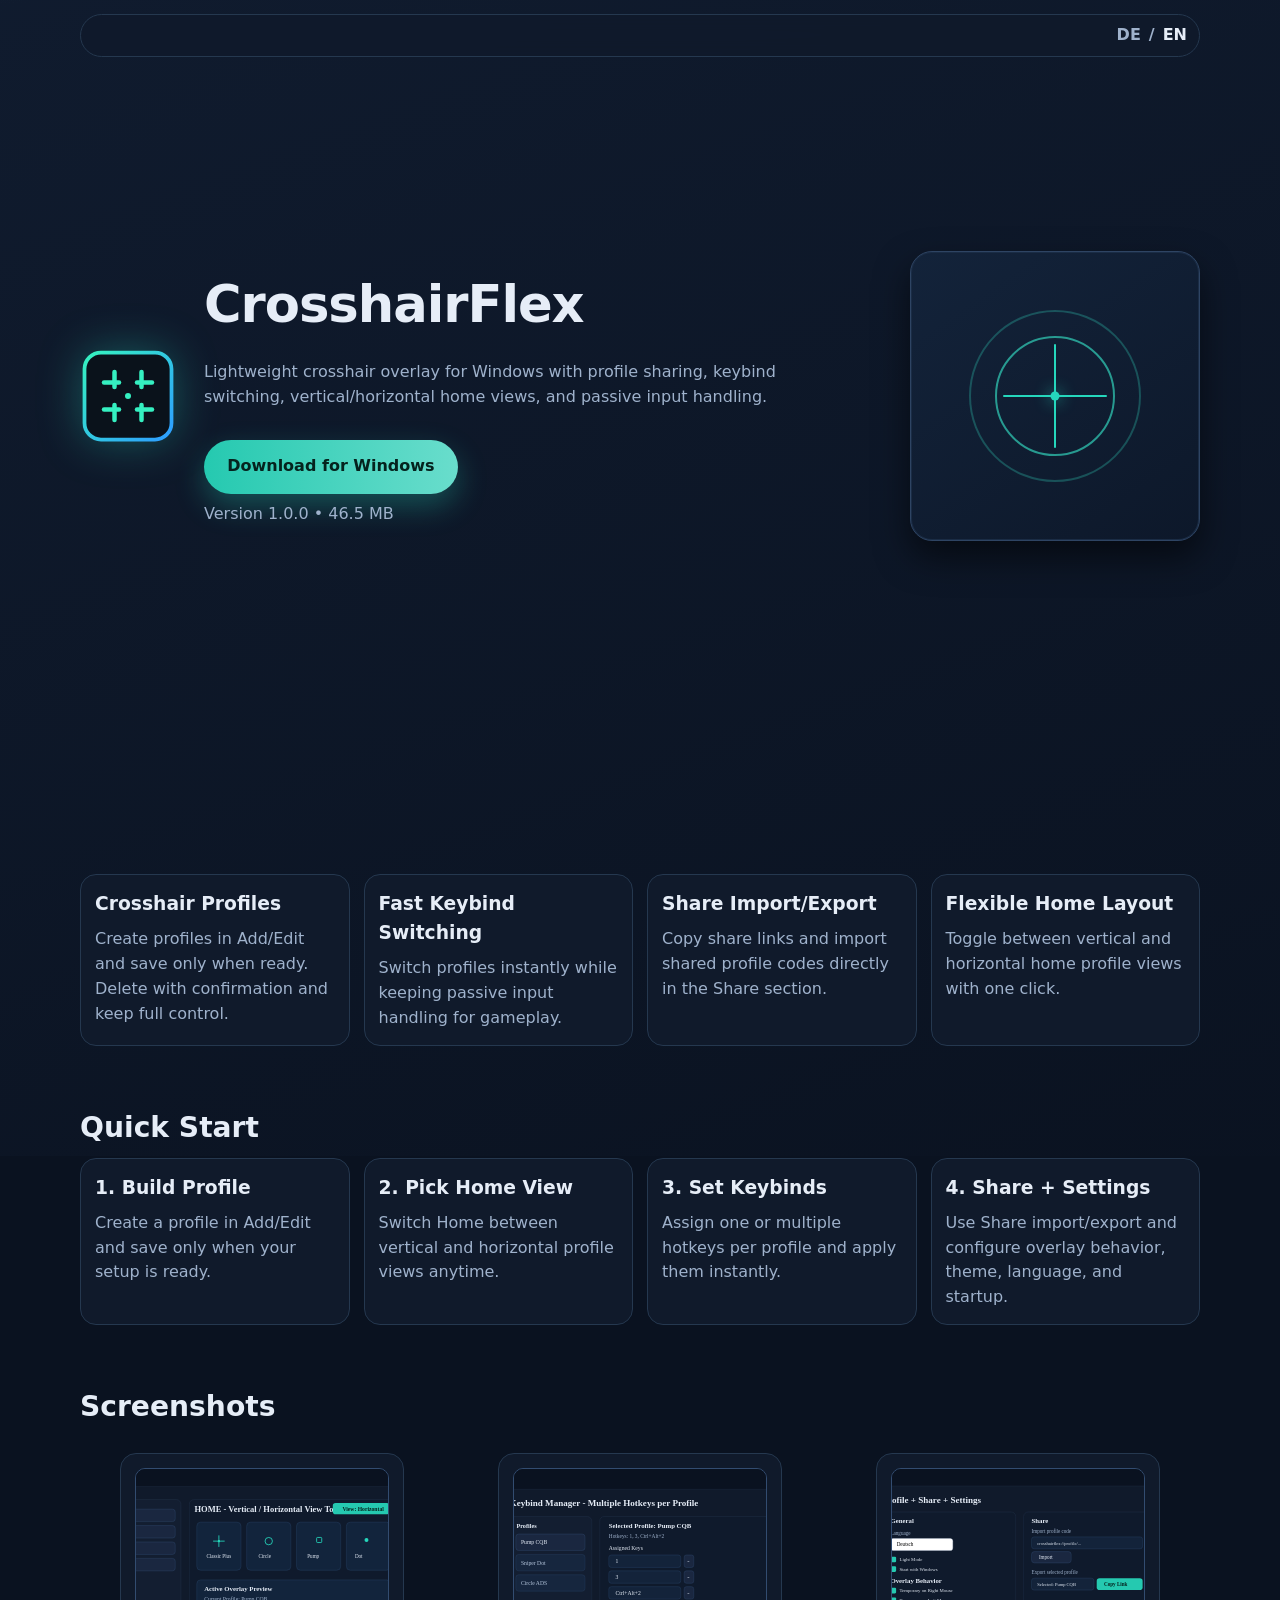
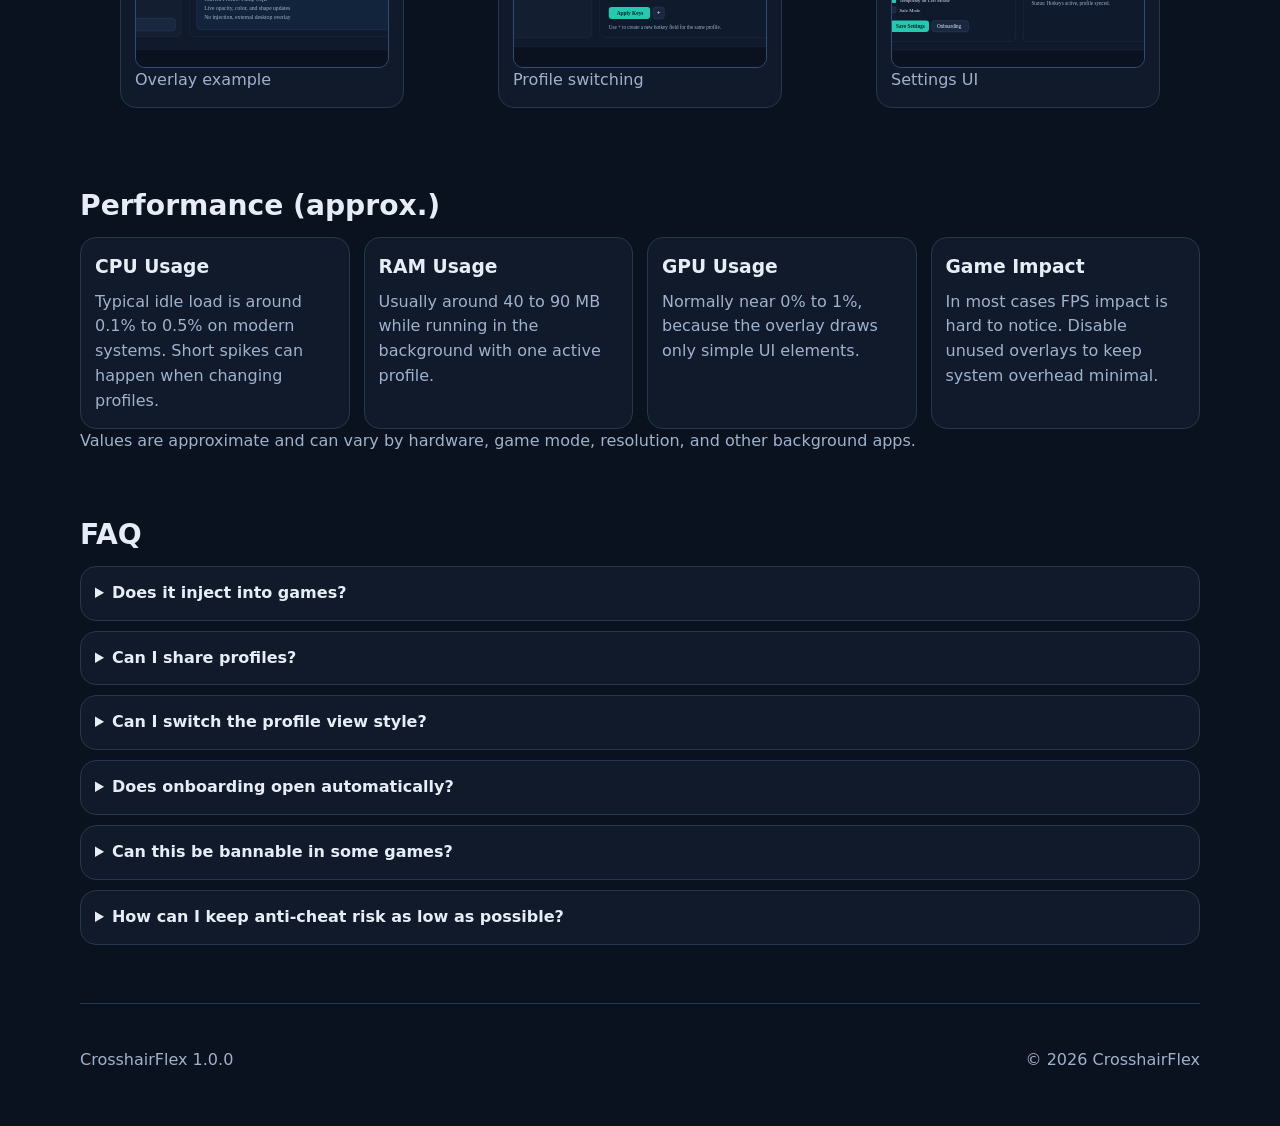
<file: index.html>
<!doctype html>
<html lang="en">
<head>
<meta charset="utf-8">
<meta name="viewport" content="width=device-width,initial-scale=1">
<meta name="description" content="CrosshairFlex - lightweight Windows overlay crosshair app with profile sharing, keybind switching, and flexible home layouts.">
<title>CrosshairFlex</title>
<link rel="icon" href="assets/logo.svg" type="image/svg+xml">
<link rel="preload" href="assets/logo.svg" as="image" type="image/svg+xml">
<link rel="stylesheet" href="styles.css">
</head>
<body>
<div class="bg"></div>
<div class="container lang-switch" aria-label="Language switcher">
  <span id="brand-mini" class="brand-mini">CrosshairFlex</span>
  <div class="lang-controls">
    <button type="button" class="lang-btn" data-lang="de">DE</button>
    <span>/</span>
    <button type="button" class="lang-btn" data-lang="en">EN</button>
  </div>
</div>
<header class="hero container">
  <img class="logo" src="assets/logo.svg" alt="CrosshairFlex logo" width="96" height="96">
  <div class="hero-copy">
    <h1 id="hero-title">CrosshairFlex</h1>
    <p id="home-sub" class="sub">Lightweight crosshair overlay for Windows with profile sharing, keybind switching, vertical/horizontal home views, and passive input handling.</p>
    <a id="home-download" class="download" href="download.html">Download for Windows</a>
    <p id="home-meta" class="meta">Version <span id="version">1.0.0</span> &bull; <span id="size">9.6 MB</span></p>
  </div>
  <div class="preview" aria-label="Animated overlay preview">
    <div class="ring"></div><div class="ring r2"></div><div class="dot"></div><div class="line h"></div><div class="line v"></div>
  </div>
</header>

<section class="container block">
  <h2 id="features-title">Features</h2>
  <div class="grid f4">
    <article><h3 id="f1h">Crosshair Profiles</h3><p id="f1p">Create profiles in Add/Edit and save only when ready. Delete with confirmation and keep full control.</p></article>
    <article><h3 id="f2h">Fast Keybind Switching</h3><p id="f2p">Switch profiles instantly while keeping passive input handling for gameplay.</p></article>
    <article><h3 id="f3h">Share Import/Export</h3><p id="f3p">Copy share links and import shared profile codes directly in the Share section.</p></article>
    <article><h3 id="f4h">Flexible Home Layout</h3><p id="f4p">Toggle between vertical and horizontal home profile views with one click.</p></article>
  </div>
</section>

<section class="container block">
  <h2 id="quick-title">Quick Start</h2>
  <div class="grid f4">
    <article><h3 id="q1h">1. Build Profile</h3><p id="q1p">Create a profile in Add/Edit and save only when your setup is ready.</p></article>
    <article><h3 id="q2h">2. Pick Home View</h3><p id="q2p">Switch Home between vertical and horizontal profile views anytime.</p></article>
    <article><h3 id="q3h">3. Set Keybinds</h3><p id="q3p">Assign one or multiple hotkeys per profile and apply them instantly.</p></article>
    <article><h3 id="q4h">4. Share + Settings</h3><p id="q4p">Use Share import/export and configure overlay behavior, theme, language, and startup.</p></article>
  </div>
</section>

<section class="container block">
  <h2 id="shots-title">Screenshots</h2>
  <div class="grid s3">
    <figure><img src="assets/overlay-preview.svg" alt="Overlay example" loading="lazy"><figcaption id="shot1">Overlay example</figcaption></figure>
    <figure><img src="assets/profile-preview.svg" alt="Profile switching" loading="lazy"><figcaption id="shot2">Profile switching</figcaption></figure>
    <figure><img src="assets/settings-preview.svg" alt="Settings UI" loading="lazy"><figcaption id="shot3">Settings UI</figcaption></figure>
  </div>
</section>

<section class="container block">
  <h2 id="perf-title">Performance (approx.)</h2>
  <div class="grid f4">
    <article><h3 id="perf1h">CPU Usage</h3><p id="perf1p">Typical idle load is around 0.1% to 0.5% on modern systems. Short spikes can happen when changing profiles.</p></article>
    <article><h3 id="perf2h">RAM Usage</h3><p id="perf2p">Usually around 40 to 90 MB while running in the background with one active profile.</p></article>
    <article><h3 id="perf3h">GPU Usage</h3><p id="perf3p">Normally near 0% to 1%, because the overlay draws only simple UI elements.</p></article>
    <article><h3 id="perf4h">Game Impact</h3><p id="perf4p">In most cases FPS impact is hard to notice. Disable unused overlays to keep system overhead minimal.</p></article>
  </div>
  <p id="perf-note" class="meta">Values are approximate and can vary by hardware, game mode, resolution, and other background apps.</p>
</section>

<section class="container block faq">
  <h2 id="faq-title">FAQ</h2>
  <details><summary id="faq1q">Does it inject into games?</summary><p id="faq1a">No. CrosshairFlex is designed as an external overlay and does not inject into game processes.</p></details>
  <details><summary id="faq2q">Can I share profiles?</summary><p id="faq2a">Yes. Use the Share page to copy profile links and import shared profile codes.</p></details>
  <details><summary id="faq3q">Can I switch the profile view style?</summary><p id="faq3a">Yes. The Home page supports vertical and horizontal profile layouts with a quick toggle.</p></details>
  <details><summary id="faq4q">Does onboarding open automatically?</summary><p id="faq4a">Yes. On first app launch the onboarding opens automatically once. You can reopen it later from Settings.</p></details>
  <details><summary id="faq5q">Can this be bannable in some games?</summary><p id="faq5a">Yes, in some games this can potentially be bannable depending on anti-cheat rules. Use at your own risk.</p></details>
  <details><summary id="faq6q">How can I keep anti-cheat risk as low as possible?</summary><p id="faq6a">Use it only where overlays are allowed, avoid ranked/competitive modes if rules are unclear, keep CrosshairFlex updated, and close other non-essential overlay tools. No external overlay can guarantee zero anti-cheat risk.</p></details>
</section>

<footer class="container foot">
  <p>CrosshairFlex <span id="foot-version">1.0.0</span></p>
  <p>&copy; <span id="year"></span> CrosshairFlex</p>
</footer>
<script src="script.js" defer></script>
</body>
</html>
</file>
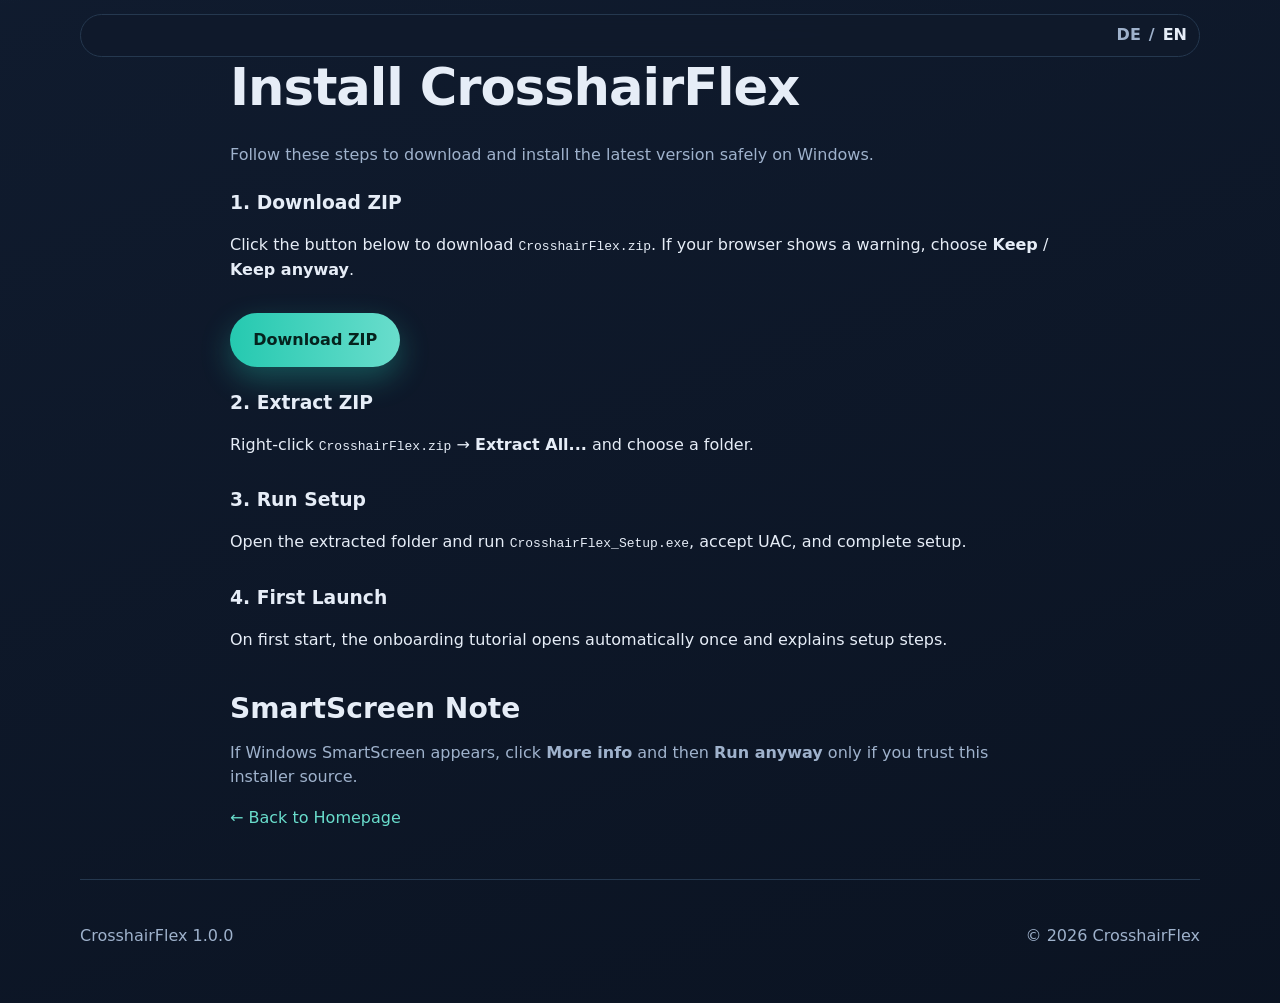
<file: download.html>
<!doctype html>
<html lang="en">
<head>
<meta charset="utf-8">
<meta name="viewport" content="width=device-width,initial-scale=1">
<meta name="description" content="CrosshairFlex install guide for Windows.">
<title>Install CrosshairFlex</title>
<link rel="icon" href="assets/logo.svg" type="image/svg+xml">
<link rel="stylesheet" href="styles.css">
</head>
<body>
<div class="bg"></div>
<div class="container lang-switch" aria-label="Language switcher">
  <span id="brand-mini" class="brand-mini">CrosshairFlex</span>
  <div class="lang-controls">
    <button type="button" class="lang-btn" data-lang="de">DE</button>
    <span>/</span>
    <button type="button" class="lang-btn" data-lang="en">EN</button>
  </div>
</div>
<main class="container block" style="padding-top:48px;max-width:820px;">
  <h1 id="dl-title" style="margin-bottom:12px;">Install CrosshairFlex</h1>
  <p id="dl-sub" class="sub" style="margin-bottom:20px;">Follow these steps to download and install the latest version safely on Windows.</p>

  <section class="grid" style="gap:12px;">
    <article>
      <h3 id="d1h">1. Download ZIP</h3>
      <p id="d1p">Click the button below to download <code>CrosshairFlex.zip</code>. If your browser shows a warning, choose <strong>Keep</strong> / <strong>Keep anyway</strong>.</p>
      <a id="d1btn" class="download" href="CrosshairFlex.zip">Download ZIP</a>
    </article>

    <article>
      <h3 id="d2h">2. Extract ZIP</h3>
      <p id="d2p">Right-click <code>CrosshairFlex.zip</code> &rarr; <strong>Extract All...</strong> and choose a folder.</p>
    </article>

    <article>
      <h3 id="d3h">3. Run Setup</h3>
      <p id="d3p">Open the extracted folder and run <code>CrosshairFlex_Setup.exe</code>, accept UAC, and complete setup.</p>
    </article>

    <article>
      <h3 id="d4h">4. First Launch</h3>
      <p id="d4p">On first start, the onboarding tutorial opens automatically once and explains setup steps.</p>
    </article>
  </section>

  <section class="block" style="padding:18px 0 0 0;">
    <h2 id="smart-title" style="margin-bottom:10px;">SmartScreen Note</h2>
    <p id="smart-p" class="meta">If Windows SmartScreen appears, click <strong>More info</strong> and then <strong>Run anyway</strong> only if you trust this installer source.</p>
    <p class="meta" style="margin-top:16px;"><a id="back-home" href="index.html" style="color:var(--accent-2);text-decoration:none;">&larr; Back to Homepage</a></p>
  </section>
</main>
<footer class="container foot">
  <p>CrosshairFlex <span id="foot-version">1.0.0</span></p>
  <p>&copy; <span id="year"></span> CrosshairFlex</p>
</footer>
<script src="script.js" defer></script>
</body>
</html>
</file>
<file: styles.css>
:root{
  --bg:#0a1220;
  --bg-2:#111d31;
  --panel:#101a2b;
  --panel-2:#0f1a2c;
  --border:#25384f;
  --text:#e6edf7;
  --muted:#9fb2cc;
  --accent:#25c9b0;
  --accent-2:#69ddcc;
}
*{box-sizing:border-box}
html,body{margin:0;padding:0}
body{
  font-family:Manrope,"Segoe UI",system-ui,sans-serif;
  background:var(--bg);
  color:var(--text);
  line-height:1.55;
  overflow-x:hidden;
}
.bg{
  position:fixed;inset:-20vmax;z-index:-1;
  background:
    radial-gradient(58vmax 34vmax at 8% 0%,#203452 0%,transparent 62%),
    radial-gradient(46vmax 30vmax at 100% 8%,#162d4a 0%,transparent 56%),
    linear-gradient(160deg,var(--bg-2),var(--bg));
}
.container{width:min(1120px,92vw);margin:auto}
.lang-switch{
  position:fixed;
  top:14px;
  right:calc((100vw - min(1120px, 92vw)) / 2);
  z-index:20;
  display:flex;
  justify-content:space-between;
  align-items:center;
  gap:8px;
  padding:8px 12px;
  border-radius:999px;
  background:rgba(16,26,43,.82);
  border:1px solid var(--border);
  backdrop-filter:blur(8px);
  color:var(--muted);
  font-weight:700;
}
.lang-controls{
  display:flex;
  align-items:center;
  gap:8px;
  margin-left:auto;
}
.brand-mini{
  opacity:0;
  transform:translateY(-8px) scale(.92);
  transform-origin:left center;
  transition:opacity .26s ease,transform .26s ease;
  color:var(--text);
  font-weight:900;
  margin-right:12px;
  pointer-events:none;
}
.lang-btn{
  background:transparent;
  border:0;
  color:var(--muted);
  font:inherit;
  cursor:pointer;
  padding:0;
}
.lang-btn.active{
  color:var(--text);
  font-weight:900;
}
#hero-title{
  transition:transform .28s ease,opacity .28s ease,filter .28s ease;
  transform-origin:left top;
}
body.compact-brand #hero-title{
  opacity:.08;
  transform:translateY(-18px) scale(.82);
  filter:blur(.2px);
}
body.compact-brand .brand-mini{
  opacity:1;
  transform:translateY(0) scale(1);
}
.hero{
  display:grid;
  grid-template-columns:96px 1fr 290px;
  gap:28px;
  align-items:center;
  min-height:88vh;
}
.logo{filter:drop-shadow(0 0 22px #25c9b05a)}
h1,h2,h3{margin:0 0 .55rem}
h1{font-size:clamp(2.2rem,4vw,3.8rem);letter-spacing:-.02em}
h2{font-size:clamp(1.4rem,2.2vw,2rem)}
.sub{color:var(--muted);max-width:64ch}
.download{
  display:inline-block;
  margin:.9rem 0 .55rem;
  padding:.9rem 1.45rem;
  border-radius:999px;
  background:linear-gradient(90deg,var(--accent),var(--accent-2));
  color:#05231e;
  text-decoration:none;
  font-weight:700;
  box-shadow:0 12px 30px #25c9b052;
  transition:transform .2s ease,box-shadow .2s ease;
}
.download:hover{
  transform:translateY(-2px);
  box-shadow:0 16px 36px #25c9b075;
}
.meta{color:var(--muted);margin:0}
.preview{
  position:relative;
  width:290px;
  aspect-ratio:1/1;
  border-radius:22px;
  background:linear-gradient(145deg,#13233a,#0d182a);
  border:1px solid #2e4463;
  box-shadow:inset 0 0 0 1px #1a2c45,0 16px 34px #0008;
}
.ring,.dot,.line{position:absolute;left:50%;top:50%;transform:translate(-50%,-50%)}
.ring{
  width:120px;height:120px;border-radius:50%;
  border:2px solid #34dac0aa;
  animation:pulse 2.3s ease-in-out infinite;
}
.r2{width:172px;height:172px;opacity:.42;animation-delay:1.1s}
.dot{width:9px;height:9px;border-radius:50%;background:#25d7bc;box-shadow:0 0 16px #25d7bc}
.line{background:#25d7bc;border-radius:999px}
.h{width:104px;height:2px}
.v{width:2px;height:104px}
.block{padding:30px 0}
.grid{display:grid;gap:14px}
.f4{grid-template-columns:repeat(4,minmax(0,1fr))}
.f4 article,.s3 figure,details{
  background:var(--panel);
  border:1px solid var(--border);
  border-radius:16px;
  padding:14px;
}
.f4 p,figcaption{margin:0;color:var(--muted)}
.s3{grid-template-columns:repeat(3,minmax(0,1fr))}
.s3 img{
  display:block;width:100%;height:200px;object-fit:cover;
  border-radius:10px;
  border:1px solid #324c70;
  background:var(--panel-2);
}
.faq details{margin-bottom:10px}
summary{cursor:pointer;font-weight:600}
.foot{
  display:flex;justify-content:space-between;gap:16px;
  padding:28px 0 38px;color:var(--muted);
  border-top:1px solid var(--border);
  margin-top:18px;
}
@keyframes pulse{
  0%,100%{transform:translate(-50%,-50%) scale(.95);opacity:.55}
  50%{transform:translate(-50%,-50%) scale(1.03);opacity:1}
}
.reveal{opacity:0;transform:translateY(14px);transition:opacity .45s ease,transform .45s ease}
.reveal.on{opacity:1;transform:none}
@media (max-width:980px){
  .lang-switch{right:4vw}
  .brand-mini{display:none}
  .hero{grid-template-columns:1fr;padding-top:44px;min-height:auto}
  .preview{width:min(86vw,360px)}
  .f4,.s3{grid-template-columns:1fr 1fr}
  .foot{flex-direction:column}
}
@media (max-width:640px){.f4,.s3{grid-template-columns:1fr}}
</file>
